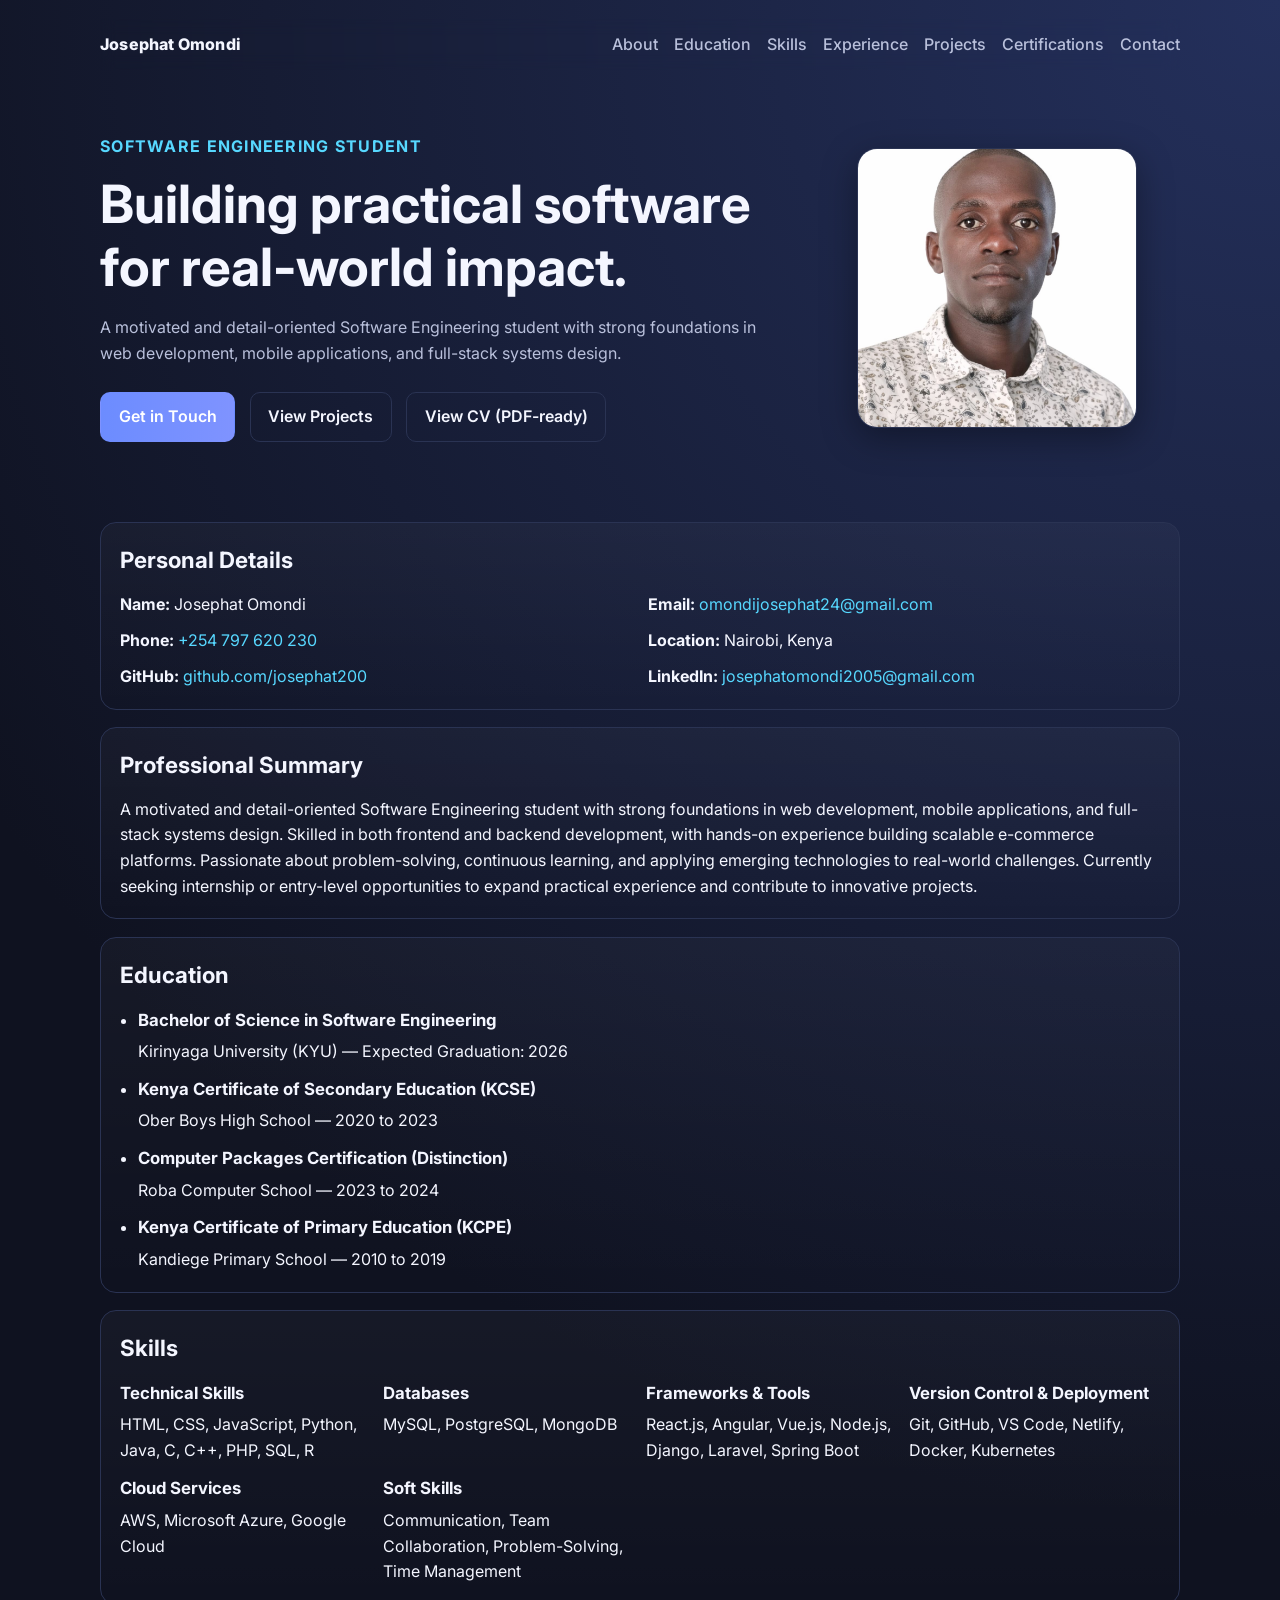
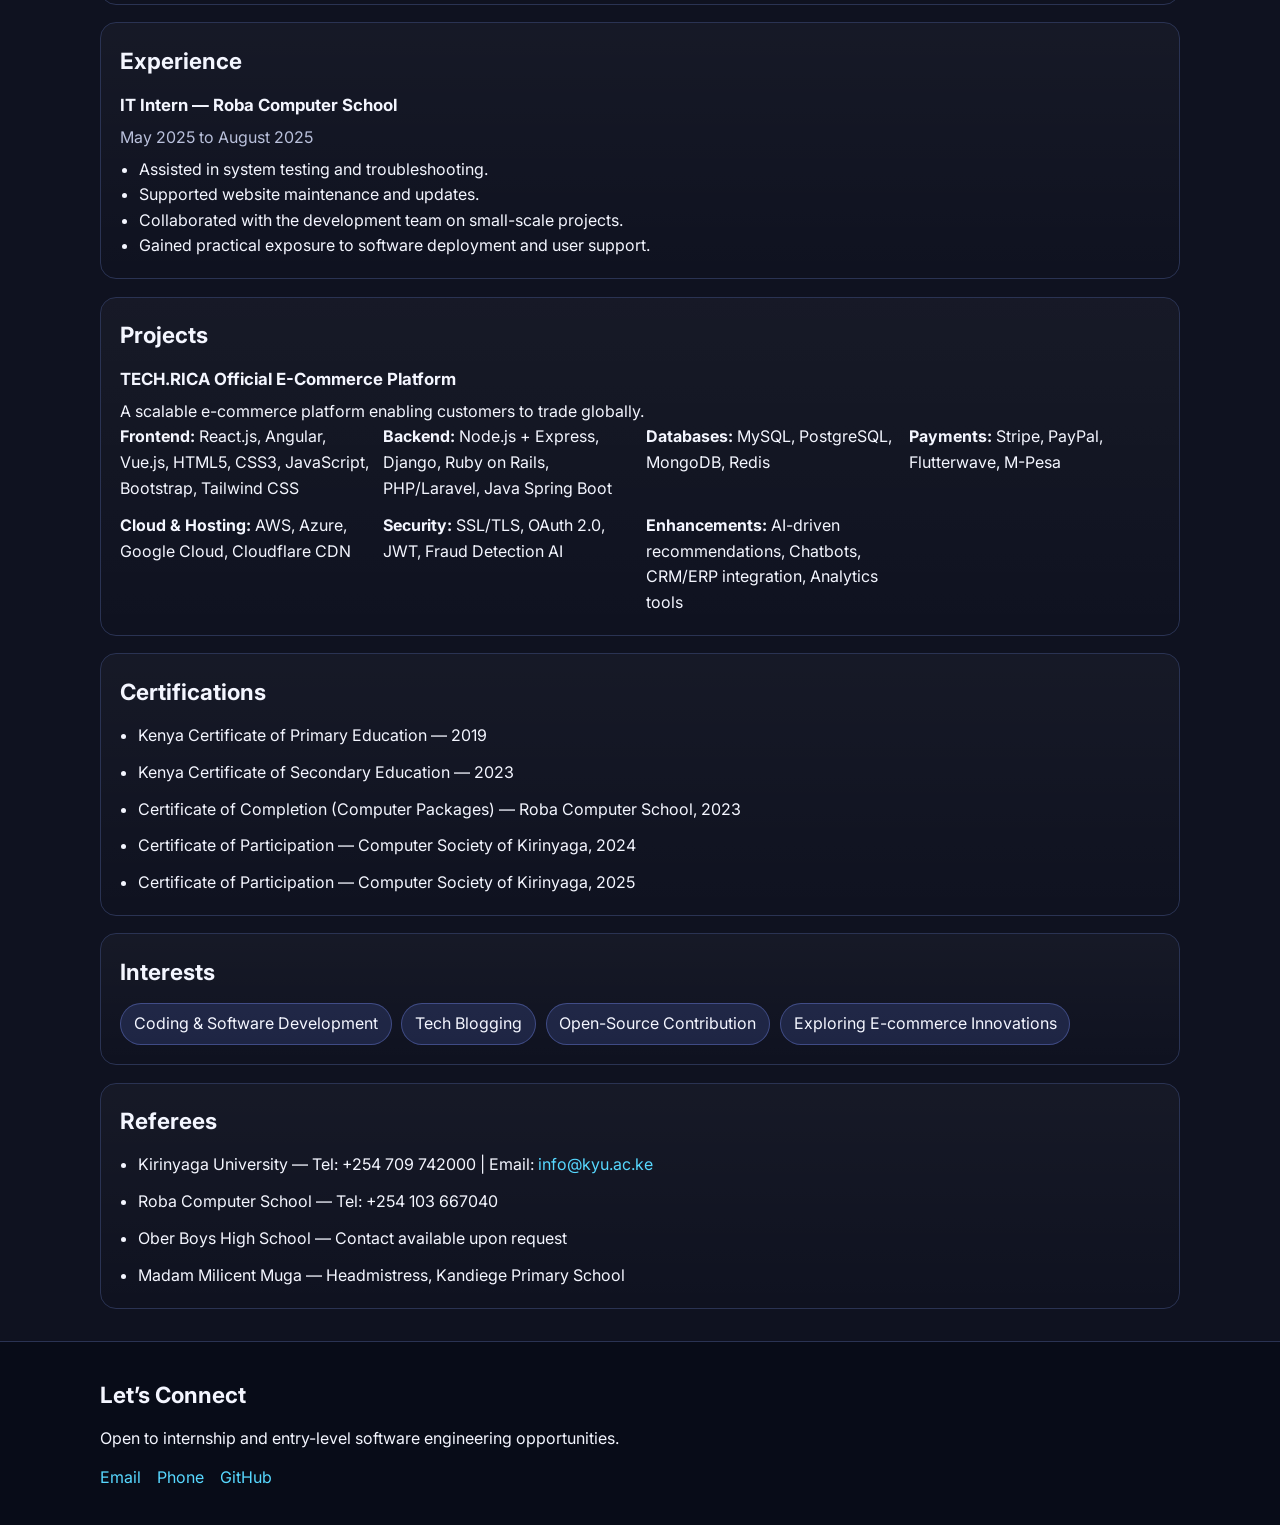
<file: index.html>
<!DOCTYPE html>
<html lang="en">
  <head>
    <meta charset="UTF-8" />
    <meta name="viewport" content="width=device-width, initial-scale=1.0" />
    <title>Josephat Omondi | Software Engineering Portfolio</title>
    <meta
      name="description"
      content="Portfolio of Josephat Omondi, Software Engineering student focused on full-stack development, scalable systems, and e-commerce innovation."
    />
    <link rel="preconnect" href="https://fonts.googleapis.com" />
    <link rel="preconnect" href="https://fonts.gstatic.com" crossorigin />
    <link
      href="https://fonts.googleapis.com/css2?family=Inter:wght@400;500;600;700;800&display=swap"
      rel="stylesheet"
    />
    <link rel="stylesheet" href="styles.css" />
  </head>
  <body>
    <header class="hero" id="top">
      <nav class="nav container">
        <a href="#top" class="brand">Josephat Omondi</a>
        <button class="menu-toggle" id="menuToggle" aria-label="Toggle menu">☰</button>
        <ul class="nav-links" id="navLinks">
          <li><a href="#about">About</a></li>
          <li><a href="#education">Education</a></li>
          <li><a href="#skills">Skills</a></li>
          <li><a href="#experience">Experience</a></li>
          <li><a href="#projects">Projects</a></li>
          <li><a href="#certifications">Certifications</a></li>
          <li><a href="#contact">Contact</a></li>
        </ul>
      </nav>

      <div class="hero-content container hero-grid">
        <div class="hero-text">
          <p class="eyebrow">Software Engineering Student</p>
          <h1>Building practical software for real-world impact.</h1>
          <p class="summary">
            A motivated and detail-oriented Software Engineering student with strong foundations in web development,
            mobile applications, and full-stack systems design.
          </p>
          <div class="hero-actions">
            <a href="#contact" class="btn btn-primary">Get in Touch</a>
            <a href="#projects" class="btn btn-outline">View Projects</a>
            <a href="resume.html" class="btn btn-outline" target="_blank" rel="noopener">View CV (PDF-ready)</a>
          </div>
        </div>
        <div class="hero-photo-wrap">
          <img src="photo.jpeg" alt="Josephat Omondi profile photo" class="hero-photo" />
        </div>
      </div>
    </header>

    <main class="container">
      <section id="about" class="section card">
        <h2>Personal Details</h2>
        <div class="grid two-col">
          <p><strong>Name:</strong> Josephat Omondi</p>
          <p><strong>Email:</strong> <a href="mailto:omondijosephat24@gmail.com">omondijosephat24@gmail.com</a></p>
          <p><strong>Phone:</strong> <a href="tel:+254797620230">+254 797 620 230</a></p>
          <p><strong>Location:</strong> Nairobi, Kenya</p>
          <p><strong>GitHub:</strong> <a href="https://github.com/josephat200" target="_blank" rel="noopener">github.com/josephat200</a></p>
          <p><strong>LinkedIn:</strong> <a href="mailto:josephatomondi2005@gmail.com">josephatomondi2005@gmail.com</a></p>
        </div>
      </section>

      <section id="summary" class="section card">
        <h2>Professional Summary</h2>
        <p>
          A motivated and detail-oriented Software Engineering student with strong foundations in web development,
          mobile applications, and full-stack systems design. Skilled in both frontend and backend development, with
          hands-on experience building scalable e-commerce platforms. Passionate about problem-solving, continuous
          learning, and applying emerging technologies to real-world challenges. Currently seeking internship or
          entry-level opportunities to expand practical experience and contribute to innovative projects.
        </p>
      </section>

      <section id="education" class="section card">
        <h2>Education</h2>
        <ul class="timeline">
          <li>
            <h3>Bachelor of Science in Software Engineering</h3>
            <p>Kirinyaga University (KYU) — Expected Graduation: 2026</p>
          </li>
          <li>
            <h3>Kenya Certificate of Secondary Education (KCSE)</h3>
            <p>Ober Boys High School — 2020 to 2023</p>
          </li>
          <li>
            <h3>Computer Packages Certification (Distinction)</h3>
            <p>Roba Computer School — 2023 to 2024</p>
          </li>
          <li>
            <h3>Kenya Certificate of Primary Education (KCPE)</h3>
            <p>Kandiege Primary School — 2010 to 2019</p>
          </li>
        </ul>
      </section>

      <section id="skills" class="section card">
        <h2>Skills</h2>
        <div class="skills-grid">
          <div>
            <h3>Technical Skills</h3>
            <p>HTML, CSS, JavaScript, Python, Java, C, C++, PHP, SQL, R</p>
          </div>
          <div>
            <h3>Databases</h3>
            <p>MySQL, PostgreSQL, MongoDB</p>
          </div>
          <div>
            <h3>Frameworks & Tools</h3>
            <p>React.js, Angular, Vue.js, Node.js, Django, Laravel, Spring Boot</p>
          </div>
          <div>
            <h3>Version Control & Deployment</h3>
            <p>Git, GitHub, VS Code, Netlify, Docker, Kubernetes</p>
          </div>
          <div>
            <h3>Cloud Services</h3>
            <p>AWS, Microsoft Azure, Google Cloud</p>
          </div>
          <div>
            <h3>Soft Skills</h3>
            <p>Communication, Team Collaboration, Problem-Solving, Time Management</p>
          </div>
        </div>
      </section>

      <section id="experience" class="section card">
        <h2>Experience</h2>
        <article class="experience-item">
          <h3>IT Intern — Roba Computer School</h3>
          <p class="muted">May 2025 to August 2025</p>
          <ul>
            <li>Assisted in system testing and troubleshooting.</li>
            <li>Supported website maintenance and updates.</li>
            <li>Collaborated with the development team on small-scale projects.</li>
            <li>Gained practical exposure to software deployment and user support.</li>
          </ul>
        </article>
      </section>

      <section id="projects" class="section card">
        <h2>Projects</h2>
        <article class="project-item">
          <h3>TECH.RICA Official E-Commerce Platform</h3>
          <p>
            A scalable e-commerce platform enabling customers to trade globally.
          </p>
          <div class="project-grid">
            <p><strong>Frontend:</strong> React.js, Angular, Vue.js, HTML5, CSS3, JavaScript, Bootstrap, Tailwind CSS</p>
            <p><strong>Backend:</strong> Node.js + Express, Django, Ruby on Rails, PHP/Laravel, Java Spring Boot</p>
            <p><strong>Databases:</strong> MySQL, PostgreSQL, MongoDB, Redis</p>
            <p><strong>Payments:</strong> Stripe, PayPal, Flutterwave, M-Pesa</p>
            <p><strong>Cloud & Hosting:</strong> AWS, Azure, Google Cloud, Cloudflare CDN</p>
            <p><strong>Security:</strong> SSL/TLS, OAuth 2.0, JWT, Fraud Detection AI</p>
            <p><strong>Enhancements:</strong> AI-driven recommendations, Chatbots, CRM/ERP integration, Analytics tools</p>
          </div>
        </article>
      </section>

      <section id="certifications" class="section card">
        <h2>Certifications</h2>
        <ul class="bullet-list">
          <li>Kenya Certificate of Primary Education — 2019</li>
          <li>Kenya Certificate of Secondary Education — 2023</li>
          <li>Certificate of Completion (Computer Packages) — Roba Computer School, 2023</li>
          <li>Certificate of Participation — Computer Society of Kirinyaga, 2024</li>
          <li>Certificate of Participation — Computer Society of Kirinyaga, 2025</li>
        </ul>
      </section>

      <section id="interests" class="section card">
        <h2>Interests</h2>
        <ul class="chips">
          <li>Coding & Software Development</li>
          <li>Tech Blogging</li>
          <li>Open-Source Contribution</li>
          <li>Exploring E-commerce Innovations</li>
        </ul>
      </section>

      <section id="referees" class="section card">
        <h2>Referees</h2>
        <ul class="bullet-list">
          <li>Kirinyaga University — Tel: +254 709 742000 | Email: <a href="mailto:info@kyu.ac.ke">info@kyu.ac.ke</a></li>
          <li>Roba Computer School — Tel: +254 103 667040</li>
          <li>Ober Boys High School — Contact available upon request</li>
          <li>Madam Milicent Muga — Headmistress, Kandiege Primary School</li>
        </ul>
      </section>
    </main>

    <footer id="contact" class="footer">
      <div class="container footer-content">
        <h2>Let’s Connect</h2>
        <p>Open to internship and entry-level software engineering opportunities.</p>
        <div class="contact-links">
          <a href="mailto:omondijosephat24@gmail.com">Email</a>
          <a href="tel:+254797620230">Phone</a>
          <a href="https://github.com/josephat200" target="_blank" rel="noopener">GitHub</a>
        </div>
      </div>
    </footer>

    <script src="script.js"></script>
  </body>
</html>
</file>
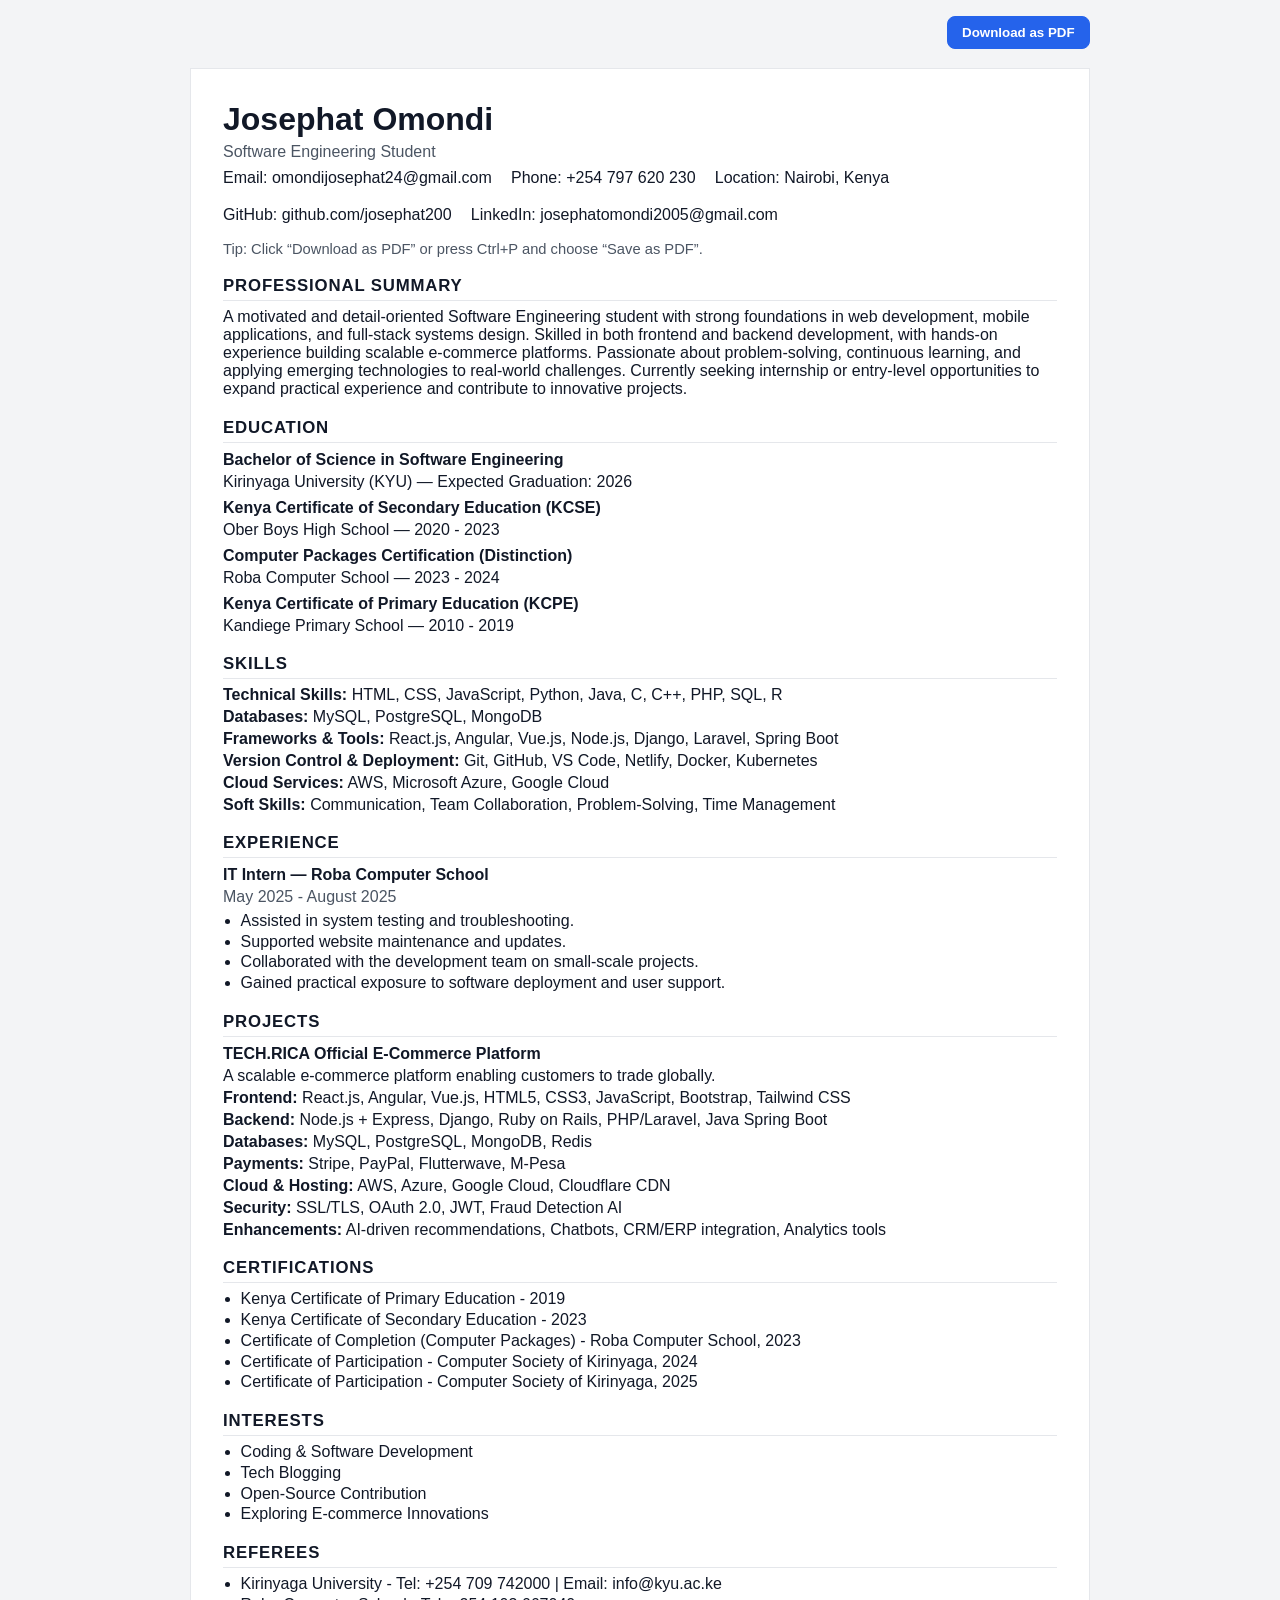
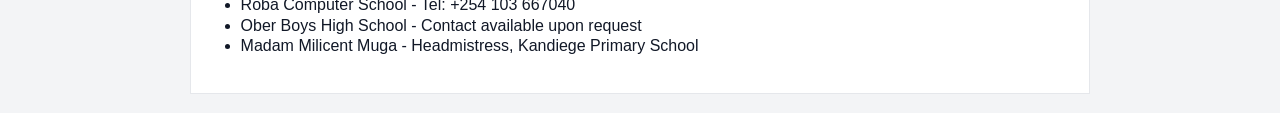
<file: resume.html>
<!DOCTYPE html>
<html lang="en">
  <head>
    <meta charset="UTF-8" />
    <meta name="viewport" content="width=device-width, initial-scale=1.0" />
    <title>Josephat Omondi - CV</title>
    <style>
      :root {
        --text: #111827;
        --muted: #4b5563;
        --line: #e5e7eb;
      }

      * {
        box-sizing: border-box;
      }

      body {
        font-family: Arial, Helvetica, sans-serif;
        margin: 0;
        color: var(--text);
        background: #f3f4f6;
      }

      .page {
        width: min(900px, 94%);
        margin: 1.2rem auto;
        background: #fff;
        border: 1px solid var(--line);
        padding: 2rem;
      }

      h1 {
        margin: 0 0 0.3rem;
        font-size: 2rem;
      }

      h2 {
        margin: 1.2rem 0 0.45rem;
        font-size: 1.05rem;
        text-transform: uppercase;
        letter-spacing: 0.05em;
        border-bottom: 1px solid var(--line);
        padding-bottom: 0.25rem;
      }

      h3 {
        margin: 0.5rem 0 0.15rem;
        font-size: 1rem;
      }

      p {
        margin: 0.25rem 0;
      }

      ul {
        margin: 0.35rem 0 0.35rem 1.1rem;
        padding: 0;
      }

      li {
        margin: 0.18rem 0;
      }

      .muted {
        color: var(--muted);
      }

      .contact-line {
        display: flex;
        flex-wrap: wrap;
        gap: 0.7rem 1.2rem;
      }

      .header-note {
        margin-top: 0.8rem;
        color: var(--muted);
        font-size: 0.92rem;
      }

      .toolbar {
        width: min(900px, 94%);
        margin: 1rem auto 0.4rem;
        display: flex;
        justify-content: flex-end;
      }

      .print-btn {
        border: 1px solid #2563eb;
        background: #2563eb;
        color: #fff;
        border-radius: 8px;
        padding: 0.5rem 0.9rem;
        cursor: pointer;
        font-weight: 600;
      }

      @media print {
        body {
          background: #fff;
        }

        .toolbar,
        .header-note {
          display: none;
        }

        .page {
          width: 100%;
          margin: 0;
          border: 0;
          padding: 0;
        }

        @page {
          size: A4;
          margin: 12mm;
        }
      }
    </style>
  </head>
  <body>
    <div class="toolbar">
      <button class="print-btn" onclick="window.print()">Download as PDF</button>
    </div>

    <main class="page">
      <header>
        <h1>Josephat Omondi</h1>
        <p class="muted">Software Engineering Student</p>
        <div class="contact-line">
          <p>Email: omondijosephat24@gmail.com</p>
          <p>Phone: +254 797 620 230</p>
          <p>Location: Nairobi, Kenya</p>
          <p>GitHub: github.com/josephat200</p>
          <p>LinkedIn: josephatomondi2005@gmail.com</p>
        </div>
        <p class="header-note">Tip: Click “Download as PDF” or press Ctrl+P and choose “Save as PDF”.</p>
      </header>

      <section>
        <h2>Professional Summary</h2>
        <p>
          A motivated and detail-oriented Software Engineering student with strong foundations in web development,
          mobile applications, and full-stack systems design. Skilled in both frontend and backend development, with
          hands-on experience building scalable e-commerce platforms. Passionate about problem-solving, continuous
          learning, and applying emerging technologies to real-world challenges. Currently seeking internship or
          entry-level opportunities to expand practical experience and contribute to innovative projects.
        </p>
      </section>

      <section>
        <h2>Education</h2>
        <h3>Bachelor of Science in Software Engineering</h3>
        <p>Kirinyaga University (KYU) — Expected Graduation: 2026</p>

        <h3>Kenya Certificate of Secondary Education (KCSE)</h3>
        <p>Ober Boys High School — 2020 - 2023</p>

        <h3>Computer Packages Certification (Distinction)</h3>
        <p>Roba Computer School — 2023 - 2024</p>

        <h3>Kenya Certificate of Primary Education (KCPE)</h3>
        <p>Kandiege Primary School — 2010 - 2019</p>
      </section>

      <section>
        <h2>Skills</h2>
        <p><strong>Technical Skills:</strong> HTML, CSS, JavaScript, Python, Java, C, C++, PHP, SQL, R</p>
        <p><strong>Databases:</strong> MySQL, PostgreSQL, MongoDB</p>
        <p><strong>Frameworks &amp; Tools:</strong> React.js, Angular, Vue.js, Node.js, Django, Laravel, Spring Boot</p>
        <p><strong>Version Control &amp; Deployment:</strong> Git, GitHub, VS Code, Netlify, Docker, Kubernetes</p>
        <p><strong>Cloud Services:</strong> AWS, Microsoft Azure, Google Cloud</p>
        <p><strong>Soft Skills:</strong> Communication, Team Collaboration, Problem-Solving, Time Management</p>
      </section>

      <section>
        <h2>Experience</h2>
        <h3>IT Intern — Roba Computer School</h3>
        <p class="muted">May 2025 - August 2025</p>
        <ul>
          <li>Assisted in system testing and troubleshooting.</li>
          <li>Supported website maintenance and updates.</li>
          <li>Collaborated with the development team on small-scale projects.</li>
          <li>Gained practical exposure to software deployment and user support.</li>
        </ul>
      </section>

      <section>
        <h2>Projects</h2>
        <h3>TECH.RICA Official E-Commerce Platform</h3>
        <p>A scalable e-commerce platform enabling customers to trade globally.</p>
        <p><strong>Frontend:</strong> React.js, Angular, Vue.js, HTML5, CSS3, JavaScript, Bootstrap, Tailwind CSS</p>
        <p><strong>Backend:</strong> Node.js + Express, Django, Ruby on Rails, PHP/Laravel, Java Spring Boot</p>
        <p><strong>Databases:</strong> MySQL, PostgreSQL, MongoDB, Redis</p>
        <p><strong>Payments:</strong> Stripe, PayPal, Flutterwave, M-Pesa</p>
        <p><strong>Cloud &amp; Hosting:</strong> AWS, Azure, Google Cloud, Cloudflare CDN</p>
        <p><strong>Security:</strong> SSL/TLS, OAuth 2.0, JWT, Fraud Detection AI</p>
        <p><strong>Enhancements:</strong> AI-driven recommendations, Chatbots, CRM/ERP integration, Analytics tools</p>
      </section>

      <section>
        <h2>Certifications</h2>
        <ul>
          <li>Kenya Certificate of Primary Education - 2019</li>
          <li>Kenya Certificate of Secondary Education - 2023</li>
          <li>Certificate of Completion (Computer Packages) - Roba Computer School, 2023</li>
          <li>Certificate of Participation - Computer Society of Kirinyaga, 2024</li>
          <li>Certificate of Participation - Computer Society of Kirinyaga, 2025</li>
        </ul>
      </section>

      <section>
        <h2>Interests</h2>
        <ul>
          <li>Coding &amp; Software Development</li>
          <li>Tech Blogging</li>
          <li>Open-Source Contribution</li>
          <li>Exploring E-commerce Innovations</li>
        </ul>
      </section>

      <section>
        <h2>Referees</h2>
        <ul>
          <li>Kirinyaga University - Tel: +254 709 742000 | Email: info@kyu.ac.ke</li>
          <li>Roba Computer School - Tel: +254 103 667040</li>
          <li>Ober Boys High School - Contact available upon request</li>
          <li>Madam Milicent Muga - Headmistress, Kandiege Primary School</li>
        </ul>
      </section>
    </main>
  </body>
</html>
</file>
<file: styles.css>
:root {
  --bg: #0f1220;
  --bg-soft: #161a2d;
  --card: #1c2239;
  --text: #f4f6ff;
  --muted: #b9c0db;
  --primary: #6c8cff;
  --accent: #57d8ff;
  --border: #2a3353;
}

* {
  box-sizing: border-box;
  margin: 0;
  padding: 0;
}

html {
  scroll-behavior: smooth;
}

body {
  font-family: "Inter", sans-serif;
  background: radial-gradient(circle at top right, #24305c 0%, var(--bg) 45%);
  color: var(--text);
  line-height: 1.6;
}

a {
  color: var(--accent);
  text-decoration: none;
}

a:hover {
  text-decoration: underline;
}

.container {
  width: min(1080px, 92%);
  margin: 0 auto;
}

.hero {
  padding: 1.2rem 0 5rem;
}

.nav {
  display: flex;
  align-items: center;
  justify-content: space-between;
  gap: 1rem;
  padding: 0.8rem 0;
  position: sticky;
  top: 0;
  z-index: 1000;
  backdrop-filter: blur(8px);
}

.brand {
  color: var(--text);
  font-weight: 800;
  letter-spacing: 0.2px;
}

.menu-toggle {
  display: none;
  background: transparent;
  border: 1px solid var(--border);
  color: var(--text);
  font-size: 1.2rem;
  border-radius: 8px;
  padding: 0.35rem 0.6rem;
  cursor: pointer;
}

.nav-links {
  display: flex;
  list-style: none;
  gap: 1rem;
  flex-wrap: wrap;
}

.nav-links a {
  color: var(--muted);
  font-weight: 500;
}

.hero-content {
  padding-top: 4rem;
  max-width: 760px;
}

.hero-grid {
  display: grid;
  grid-template-columns: 1.3fr 0.7fr;
  align-items: center;
  gap: 2rem;
  max-width: 100%;
}

.hero-text {
  max-width: 760px;
}

.hero-photo-wrap {
  display: flex;
  justify-content: center;
}

.hero-photo {
  width: min(280px, 100%);
  aspect-ratio: 1 / 1;
  object-fit: cover;
  border-radius: 20px;
  border: 1px solid var(--border);
  box-shadow: 0 10px 35px rgba(0, 0, 0, 0.35);
}

.eyebrow {
  color: var(--accent);
  text-transform: uppercase;
  letter-spacing: 0.08em;
  font-weight: 700;
  margin-bottom: 0.8rem;
}

h1 {
  font-size: clamp(2rem, 5vw, 3.3rem);
  line-height: 1.2;
  margin-bottom: 1rem;
}

.summary {
  color: var(--muted);
  margin-bottom: 1.6rem;
}

.hero-actions {
  display: flex;
  gap: 0.9rem;
  flex-wrap: wrap;
}

.btn {
  display: inline-block;
  padding: 0.7rem 1.1rem;
  border-radius: 10px;
  font-weight: 600;
  border: 1px solid transparent;
}

.btn:hover {
  text-decoration: none;
}

.btn-primary {
  background: linear-gradient(90deg, var(--primary), #7f93ff);
  color: #fff;
}

.btn-outline {
  border-color: var(--border);
  color: var(--text);
}

.section {
  margin-bottom: 1.1rem;
}

.card {
  background: linear-gradient(180deg, rgba(255, 255, 255, 0.03), rgba(255, 255, 255, 0));
  border: 1px solid var(--border);
  border-radius: 16px;
  padding: 1.2rem;
}

h2 {
  margin-bottom: 0.85rem;
  font-size: 1.4rem;
}

h3 {
  font-size: 1.05rem;
  margin-bottom: 0.35rem;
}

.grid.two-col {
  display: grid;
  grid-template-columns: repeat(2, minmax(0, 1fr));
  gap: 0.65rem 1rem;
}

.timeline,
.bullet-list {
  padding-left: 1.1rem;
  display: grid;
  gap: 0.7rem;
}

.skills-grid,
.project-grid {
  display: grid;
  grid-template-columns: repeat(auto-fit, minmax(250px, 1fr));
  gap: 0.75rem;
}

.experience-item ul {
  padding-left: 1.15rem;
}

.muted {
  color: var(--muted);
  margin-bottom: 0.4rem;
}

.chips {
  display: flex;
  flex-wrap: wrap;
  gap: 0.6rem;
  list-style: none;
}

.chips li {
  padding: 0.45rem 0.8rem;
  border-radius: 999px;
  background: rgba(108, 140, 255, 0.16);
  border: 1px solid rgba(127, 147, 255, 0.35);
}

.footer {
  margin-top: 2rem;
  border-top: 1px solid var(--border);
  background: rgba(3, 6, 16, 0.5);
}

.footer-content {
  padding: 2.2rem 0;
}

.contact-links {
  display: flex;
  flex-wrap: wrap;
  gap: 1rem;
  margin-top: 0.8rem;
}

@media (max-width: 800px) {
  .menu-toggle {
    display: inline-block;
  }

  .nav-links {
    display: none;
    position: absolute;
    right: 4%;
    top: 58px;
    background: var(--bg-soft);
    border: 1px solid var(--border);
    border-radius: 12px;
    padding: 0.8rem;
    flex-direction: column;
    min-width: 180px;
  }

  .nav-links.open {
    display: flex;
  }

  .grid.two-col {
    grid-template-columns: 1fr;
  }

  .hero-grid {
    grid-template-columns: 1fr;
    gap: 1.2rem;
  }

  .hero-photo {
    width: min(220px, 70vw);
  }
}
</file>
